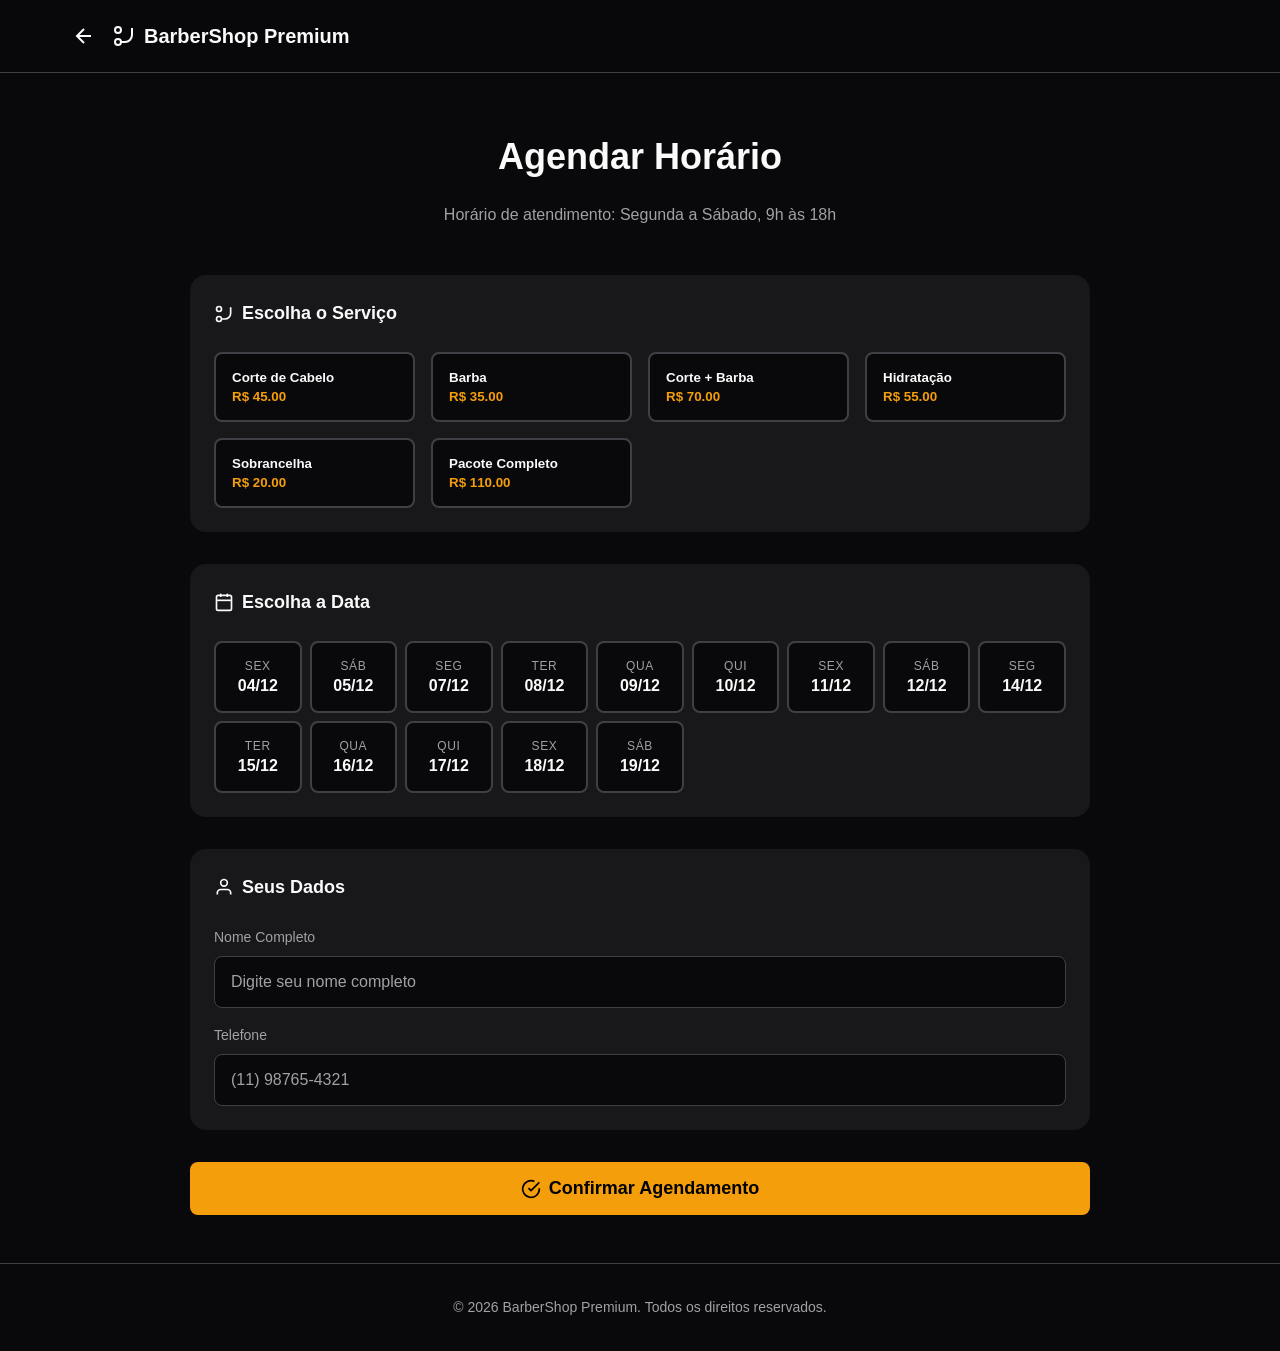
<file: public/agendar.html>
<!DOCTYPE html>
<html lang="pt-BR">
<head>
    <meta charset="UTF-8">
    <meta name="viewport" content="width=device-width, initial-scale=1.0">
    <title>Agendar Horário - BarberShop Premium</title>
    <link rel="stylesheet" href="styles.css">
</head>
<body>
    <header class="header">
        <div class="container">
            <div class="header-content">
                <div class="logo">
                    <a href="index.html" class="btn-voltar">
                        <svg class="icon" viewBox="0 0 24 24" fill="none" stroke="currentColor" stroke-width="2">
                            <line x1="19" y1="12" x2="5" y2="12"></line>
                            <polyline points="12 19 5 12 12 5"></polyline>
                        </svg>
                    </a>
                    <svg class="icon" viewBox="0 0 24 24" fill="none" stroke="currentColor" stroke-width="2">
                        <circle cx="6" cy="6" r="3"></circle>
                        <circle cx="6" cy="18" r="3"></circle>
                        <path d="M20 4v7a7 7 0 0 1-7 7H9"></path>
                    </svg>
                    <span class="logo-text">BarberShop Premium</span>
                </div>
            </div>
        </div>
    </header>
    <main class="pagina-agendamento">
        <div class="container">
            <div class="agendamento-header">
                <h1 class="agendamento-titulo">Agendar Horário</h1>
                <p class="agendamento-subtitulo">Horário de atendimento: Segunda a Sábado, 9h às 18h</p>
            </div>
            <div id="mensagem-sucesso" class="alert alert-sucesso" style="display: none;">
                <svg class="alert-icon" viewBox="0 0 24 24" fill="none" stroke="currentColor" stroke-width="2">
                    <path d="M22 11.08V12a10 10 0 1 1-5.93-9.14"></path>
                    <polyline points="22 4 12 14.01 9 11.01"></polyline>
                </svg>
                <div>
                    <h2 class="alert-titulo">Agendamento Confirmado!</h2>
                    <p class="alert-mensagem">Seu horário foi reservado com sucesso.</p>
                    <p class="alert-submensagem">Redirecionando para página inicial...</p>
                </div>
            </div>
            <form id="agendamento-form" class="agendamento-form">
                <div id="mensagem-erro" class="alert alert-erro" style="display: none;">
                    <svg class="alert-icon" viewBox="0 0 24 24" fill="none" stroke="currentColor" stroke-width="2">
                        <circle cx="12" cy="12" r="10"></circle>
                        <line x1="12" y1="8" x2="12" y2="12"></line>
                        <line x1="12" y1="16" x2="12.01" y2="16"></line>
                    </svg>
                    <p id="erro-texto"></p>
                </div>
                <div class="form-secao">
                    <label class="form-label">
                        <svg class="icon-sm" viewBox="0 0 24 24" fill="none" stroke="currentColor" stroke-width="2">
                            <circle cx="6" cy="6" r="3"></circle>
                            <circle cx="6" cy="18" r="3"></circle>
                            <path d="M20 4v7a7 7 0 0 1-7 7H9"></path>
                        </svg>
                        Escolha o Serviço
                    </label>
                    <div class="selecao-servicos" id="container-servicos">
                        <div class="loading">Carregando serviços...</div>
                    </div>
                </div>
                <div class="form-secao">
                    <label class="form-label">
                        <svg class="icon-sm" viewBox="0 0 24 24" fill="none" stroke="currentColor" stroke-width="2">
                            <rect x="3" y="4" width="18" height="18" rx="2" ry="2"></rect>
                            <line x1="16" y1="2" x2="16" y2="6"></line>
                            <line x1="8" y1="2" x2="8" y2="6"></line>
                            <line x1="3" y1="10" x2="21" y2="10"></line>
                        </svg>
                        Escolha a Data
                    </label>
                    <div class="selecao-datas" id="container-datas">
                        <div class="loading">Carregando datas...</div>
                    </div>
                </div>
                <div class="form-secao" id="secao-horarios" style="display: none;">
                    <label class="form-label">
                        <svg class="icon-sm" viewBox="0 0 24 24" fill="none" stroke="currentColor" stroke-width="2">
                            <circle cx="12" cy="12" r="10"></circle>
                            <polyline points="12 6 12 12 16 14"></polyline>
                        </svg>
                        Escolha o Horário
                    </label>
                    <div class="selecao-horarios" id="container-horarios"></div>
                    <p class="horarios-nota" id="horarios-nota" style="display: none;">* Horários em cinza já estão reservados</p>
                </div>
                <div class="form-secao">
                    <label class="form-label">
                        <svg class="icon-sm" viewBox="0 0 24 24" fill="none" stroke="currentColor" stroke-width="2">
                            <path d="M20 21v-2a4 4 0 0 0-4-4H8a4 4 0 0 0-4 4v2"></path>
                            <circle cx="12" cy="7" r="4"></circle>
                        </svg>
                        Seus Dados
                    </label>
                    <div class="form-grupo">
                        <label for="nome" class="form-campo-label">Nome Completo</label>
                        <input
                            type="text"
                            id="nome"
                            name="nome"
                            placeholder="Digite seu nome completo"
                            class="form-campo"
                            autocomplete="name"
                            required
                        >
                    </div>
                    <div class="form-grupo">
                        <label for="telefone" class="form-campo-label">Telefone</label>
                        <input
                            type="tel"
                            id="telefone"
                            name="telefone"
                            placeholder="(11) 98765-4321"
                            class="form-campo"
                            autocomplete="tel"
                            maxlength="15"
                            required
                        >
                    </div>
                </div>
                <button type="submit" class="btn btn-primario btn-grande btn-bloco">
                    <svg class="icon-sm" viewBox="0 0 24 24" fill="none" stroke="currentColor" stroke-width="2">
                        <path d="M22 11.08V12a10 10 0 1 1-5.93-9.14"></path>
                        <polyline points="22 4 12 14.01 9 11.01"></polyline>
                    </svg>
                    Confirmar Agendamento
                </button>
            </form>
        </div>
    </main>
    <footer class="footer">
        <div class="container">
            <p class="footer-texto">&copy; 2026 BarberShop Premium. Todos os direitos reservados.</p>
        </div>
    </footer>
    <script src="js/agendar.js"></script>
</body>
</html>
</file>
<file: public/styles.css>
*{margin:0;padding:0;box-sizing:border-box}

:root{
    --fundo-primario:#09090b;
    --fundo-secundario:#18181b;
    --fundo-terciario:#27272a;
    --texto-primario:#fafafa;
    --texto-secundario:#a1a1a6;
    --destaque:#f59e0b;
    --destaque-escuro:#d97706;
    --borda:#3f3f46;
    --sucesso:#10b981;
    --erro:#ef4444;
    --esp-xs:0.25rem;
    --esp-sm:0.5rem;
    --esp-md:1rem;
    --esp-lg:1.5rem;
    --esp-xl:2rem;
    --esp-2xl:3rem;
    --raio-sm:0.375rem;
    --raio-md:0.5rem;
    --raio-lg:1rem;
    --raio-xl:1.5rem;
}

html{scroll-behavior:smooth}

body{
    font-family:-apple-system,BlinkMacSystemFont,'Segoe UI',Roboto,'Helvetica Neue',Arial,sans-serif;
    background-color:var(--fundo-primario);
    color:var(--texto-primario);
    line-height:1.6;
    font-size:16px;
}

.container{max-width:1200px;margin:0 auto;padding:0 var(--esp-lg)}

.header{
    position:fixed;top:0;left:0;right:0;
    background-color:rgba(9,9,11,0.9);
    backdrop-filter:blur(10px);
    z-index:50;
    border-bottom:1px solid var(--borda);
}

.header-content{
    display:flex;align-items:center;justify-content:space-between;
    padding:var(--esp-md) 0;
}

.logo{display:flex;align-items:center;gap:var(--esp-sm);text-decoration:none;color:var(--texto-primario)}

.logo-text{font-weight:700;font-size:1.25rem;display:none}
@media(min-width:768px){.logo-text{display:inline}}

.btn-voltar{
    display:flex;align-items:center;justify-content:center;
    width:2.5rem;height:2.5rem;
    border-radius:var(--raio-md);
    transition:color .3s;cursor:pointer;
    text-decoration:none;color:var(--texto-primario);
}
.btn-voltar:hover{color:var(--destaque)}

.nav-desktop{display:none;gap:var(--esp-xl)}
@media(min-width:768px){.nav-desktop{display:flex}}

.nav-link{color:var(--texto-primario);text-decoration:none;transition:color .3s;font-weight:500}
.nav-link:hover{color:var(--destaque)}

.btn{
    display:inline-flex;align-items:center;justify-content:center;
    gap:var(--esp-sm);padding:var(--esp-sm) var(--esp-lg);
    border:none;border-radius:var(--raio-md);
    font-weight:600;font-size:1rem;cursor:pointer;
    transition:all .3s;text-decoration:none;white-space:nowrap;
}
.btn-primario,.btn-primario{background-color:var(--destaque);color:#000}
.btn-primario:hover,.btn-primario:hover{background-color:var(--destaque-escuro)}
.btn-contorno,.btn-contorno{background-color:transparent;color:var(--texto-primario);border:2px solid var(--borda)}
.btn-contorno:hover,.btn-contorno:hover{border-color:var(--destaque);color:var(--destaque)}
.btn-grande,.btn-grande{padding:var(--esp-md) var(--esp-xl);font-size:1.125rem}
.btn-bloco,.btn-bloco{width:100%}

.icon{width:1.5rem;height:1.5rem;stroke:currentColor;fill:none;stroke-width:2}
.icon-sm{width:1.25rem;height:1.25rem}
.star{width:1.25rem;height:1.25rem;fill:var(--destaque);color:var(--destaque)}

.hero{margin-top:5rem;padding:var(--esp-2xl) 0;background-color:var(--fundo-primario)}

.hero-content{display:grid;grid-template-columns:1fr;gap:var(--esp-2xl);align-items:center}
@media(min-width:768px){.hero-content{grid-template-columns:1fr 1fr}}

.hero-titulo{font-size:2.5rem;font-weight:700;margin-bottom:var(--esp-lg);line-height:1.2}
@media(min-width:768px){.hero-titulo{font-size:3.75rem}}

.destaque{color:var(--destaque)}

.hero-descricao{font-size:1.125rem;color:var(--texto-secundario);margin-bottom:var(--esp-xl);line-height:1.8}

.hero-botoes{display:flex;flex-direction:column;gap:var(--esp-md);margin-bottom:var(--esp-xl)}
@media(min-width:640px){.hero-botoes{flex-direction:row}}

.hero-estatisticas{display:flex;align-items:center;gap:var(--esp-lg)}
.stars{display:flex;gap:var(--esp-xs)}
.stats-texto{font-size:0.875rem;color:var(--texto-secundario)}

.hero-imagem{position:relative}
.img-arredondada{width:100%;height:auto;border-radius:var(--raio-xl);object-fit:cover;aspect-ratio:1}

.badge-experiencia{
    position:absolute;bottom:-1.5rem;left:-1.5rem;
    background-color:var(--destaque);color:#000;
    padding:var(--esp-lg);border-radius:var(--raio-xl);text-align:center;
}
.badge-numero{font-size:1.875rem;font-weight:700}
.badge-texto{font-size:0.875rem}

.servicos{padding:var(--esp-2xl) 0;background-color:var(--fundo-secundario)}

.section-header{text-align:center;margin-bottom:var(--esp-2xl)}
.section-titulo{font-size:2.25rem;font-weight:700;margin-bottom:var(--esp-md)}
.section-subtitulo{font-size:1.125rem;color:var(--texto-secundario)}

.grid-servicos{display:grid;grid-template-columns:repeat(auto-fit,minmax(250px,1fr));gap:var(--esp-lg)}

.card-servico{
    background-color:var(--fundo-primario);
    padding:var(--esp-lg);border-radius:var(--raio-lg);
    border:1px solid var(--borda);transition:border-color .3s;cursor:pointer;
}
.card-servico:hover{border-color:var(--destaque)}
.icon-servico{width:3rem;height:3rem;margin-bottom:var(--esp-md);color:var(--destaque)}
.nome-servico{font-size:1.25rem;font-weight:600;margin-bottom:var(--esp-sm);color:var(--texto-primario)}
.descricao-servico{font-size:0.875rem;color:var(--texto-secundario);margin-bottom:var(--esp-md);line-height:1.5}
.preco-servico{font-size:1.5rem;font-weight:700;color:var(--destaque)}

.sobre{padding:var(--esp-2xl) 0;background-color:var(--fundo-primario)}

.sobre-content{display:grid;grid-template-columns:1fr;gap:var(--esp-2xl);align-items:center}
@media(min-width:768px){.sobre-content{grid-template-columns:1fr 1fr}}

.sobre-imgs{display:grid;grid-template-columns:1fr 1fr;gap:var(--esp-lg)}
.sobre-imgs img:nth-child(2){margin-top:var(--esp-2xl)}
.sobre-texto{order:2}
@media(min-width:768px){.sobre-texto{order:0}}

.sobre-paragrafo{color:var(--texto-secundario);margin-bottom:var(--esp-lg);line-height:1.8}

.sobre-features{display:flex;flex-direction:column;gap:var(--esp-lg);margin-top:var(--esp-xl)}
.feature{display:flex;gap:var(--esp-lg);align-items:flex-start}
.feature-icon{
    width:3rem;height:3rem;background-color:var(--destaque);
    border-radius:var(--raio-md);display:flex;align-items:center;
    justify-content:center;color:#000;flex-shrink:0;
}
.feature-icon svg{width:1.5rem;height:1.5rem}
.feature-titulo{font-weight:600;margin-bottom:var(--esp-xs)}
.feature-texto{color:var(--texto-secundario);font-size:0.875rem}

.contato{padding:var(--esp-2xl) 0;background-color:var(--fundo-secundario)}

.grid-contato{
    display:grid;grid-template-columns:repeat(auto-fit,minmax(250px,1fr));
    gap:var(--esp-xl);max-width:900px;margin:0 auto;
}
.card-contato{
    background-color:var(--fundo-primario);padding:var(--esp-lg);
    border-radius:var(--raio-lg);border:1px solid var(--borda);text-align:center;
}
.icon-contato{
    width:3rem;height:3rem;background-color:var(--destaque);
    border-radius:50%;display:flex;align-items:center;
    justify-content:center;margin:0 auto var(--esp-md);color:#000;
}
.icon-contato svg{width:1.5rem;height:1.5rem}
.contato-titulo{font-weight:600;margin-bottom:var(--esp-sm)}
.contato-texto{color:var(--texto-secundario)}

.footer{padding:var(--esp-xl) 0;border-top:1px solid var(--borda);text-align:center}
.footer-texto{color:var(--texto-secundario);font-size:0.875rem}

.pagina-agendamento{margin-top:5rem;padding:var(--esp-2xl) 0;min-height:calc(100vh - 5rem)}

.agendamento-header{text-align:center;margin-bottom:var(--esp-2xl)}
.agendamento-titulo{font-size:2.25rem;font-weight:700;margin-bottom:var(--esp-md)}
.agendamento-subtitulo{font-size:1rem;color:var(--texto-secundario)}

.agendamento-form{max-width:900px;margin:0 auto;display:flex;flex-direction:column;gap:var(--esp-xl)}

.form-secao{background-color:var(--fundo-secundario);padding:var(--esp-lg);border-radius:var(--raio-lg)}

.form-label{
    display:flex;align-items:center;gap:var(--esp-sm);
    font-size:1.125rem;font-weight:600;
    margin-bottom:var(--esp-lg);color:var(--texto-primario);
}

.form-grupo{margin-bottom:var(--esp-md)}
.form-grupo:last-child{margin-bottom:0}
.form-campo-label{display:block;font-size:0.875rem;color:var(--texto-secundario);margin-bottom:var(--esp-sm)}

.form-campo{
    width:100%;background-color:var(--fundo-primario);
    border:1px solid var(--borda);border-radius:var(--raio-md);
    padding:var(--esp-md);color:var(--texto-primario);
    font-size:1rem;transition:border-color .3s;
}
.form-campo:focus{outline:none;border-color:var(--destaque)}
.form-campo::placeholder{color:var(--texto-secundario)}

.selecao-servicos{display:grid;grid-template-columns:repeat(auto-fit,minmax(200px,1fr));gap:var(--esp-md)}

.opcao-servico{
    padding:var(--esp-md);border-radius:var(--raio-md);
    border:2px solid var(--borda);background-color:var(--fundo-primario);
    cursor:pointer;transition:all .3s;text-align:left;
}
.opcao-servico:hover{border-color:var(--destaque)}
.opcao-servico.selecionado{border-color:var(--destaque);background-color:rgba(245,158,11,0.1)}
.opcao-servico-nome{font-weight:600;margin-bottom:var(--esp-xs);color:var(--texto-primario)}
.opcao-servico-preco{color:var(--destaque);font-weight:700}
.opcao-servico.selecionado .opcao-servico-nome{color:var(--destaque)}

.selecao-datas{display:grid;grid-template-columns:repeat(auto-fill,minmax(80px,1fr));gap:var(--esp-sm)}

.opcao-data{
    padding:var(--esp-md);border-radius:var(--raio-md);
    border:2px solid var(--borda);background-color:var(--fundo-primario);
    cursor:pointer;transition:all .3s;text-align:center;
}
.opcao-data:hover{border-color:var(--destaque)}
.opcao-data.selecionado{border-color:var(--destaque);background-color:rgba(245,158,11,0.1)}
.data-dia{font-size:0.75rem;color:var(--texto-secundario);margin-bottom:var(--esp-xs);text-transform:uppercase;letter-spacing:.05em}
.data-numero{font-weight:700;color:var(--texto-primario);font-size:1rem}
.opcao-data.selecionado .data-dia,
.opcao-data.selecionado .data-numero{color:var(--destaque)}

.selecao-horarios{display:grid;grid-template-columns:repeat(auto-fill,minmax(70px,1fr));gap:var(--esp-sm)}

.opcao-horario{
    padding:var(--esp-md);border-radius:var(--raio-md);
    border:2px solid var(--borda);background-color:var(--fundo-primario);
    cursor:pointer;transition:all .3s;text-align:center;
    font-weight:600;color:var(--texto-primario);
}
.opcao-horario:hover:not(.desabilitado){border-color:var(--destaque);color:var(--destaque)}
.opcao-horario.selecionado{border-color:var(--destaque);background-color:rgba(245,158,11,0.1);color:var(--destaque)}
.opcao-horario.desabilitado{background-color:var(--fundo-terciario);color:var(--texto-secundario);cursor:not-allowed;opacity:.45}
.horarios-nota{font-size:0.75rem;color:var(--texto-secundario);margin-top:var(--esp-md)}

.alert{padding:var(--esp-lg);border-radius:var(--raio-lg);display:flex;gap:var(--esp-md);align-items:flex-start;margin-bottom:var(--esp-xl)}
.alert-icon{width:1.5rem;height:1.5rem;flex-shrink:0;margin-top:var(--esp-xs)}
.alert-sucesso{background-color:rgba(16,185,129,0.1);border:1px solid rgba(16,185,129,0.3);color:#10b981}
.alert-sucesso .alert-icon{color:#10b981}
.alert-erro{background-color:rgba(239,68,68,0.1);border:1px solid rgba(239,68,68,0.3);color:#ef4444}
.alert-erro .alert-icon{color:#ef4444}
.alert-titulo{font-weight:600;margin-bottom:var(--esp-xs)}
.alert-mensagem{font-size:.95rem;margin-bottom:var(--esp-xs)}
.alert-submensagem{font-size:.875rem;opacity:.8}

.loading{text-align:center;color:var(--texto-secundario);padding:var(--esp-xl)}

@media(max-width:640px){
    .header-content{padding:var(--esp-sm) 0}
    .hero-titulo{font-size:2rem}
    .section-titulo,.agendamento-titulo{font-size:1.875rem}
    .badge-experiencia{position:static;margin-top:var(--esp-lg)}
    .sobre-content{grid-template-columns:1fr}
    .sobre-texto{order:0}
    .sobre-imgs img:nth-child(2){margin-top:0}
}
</file>
